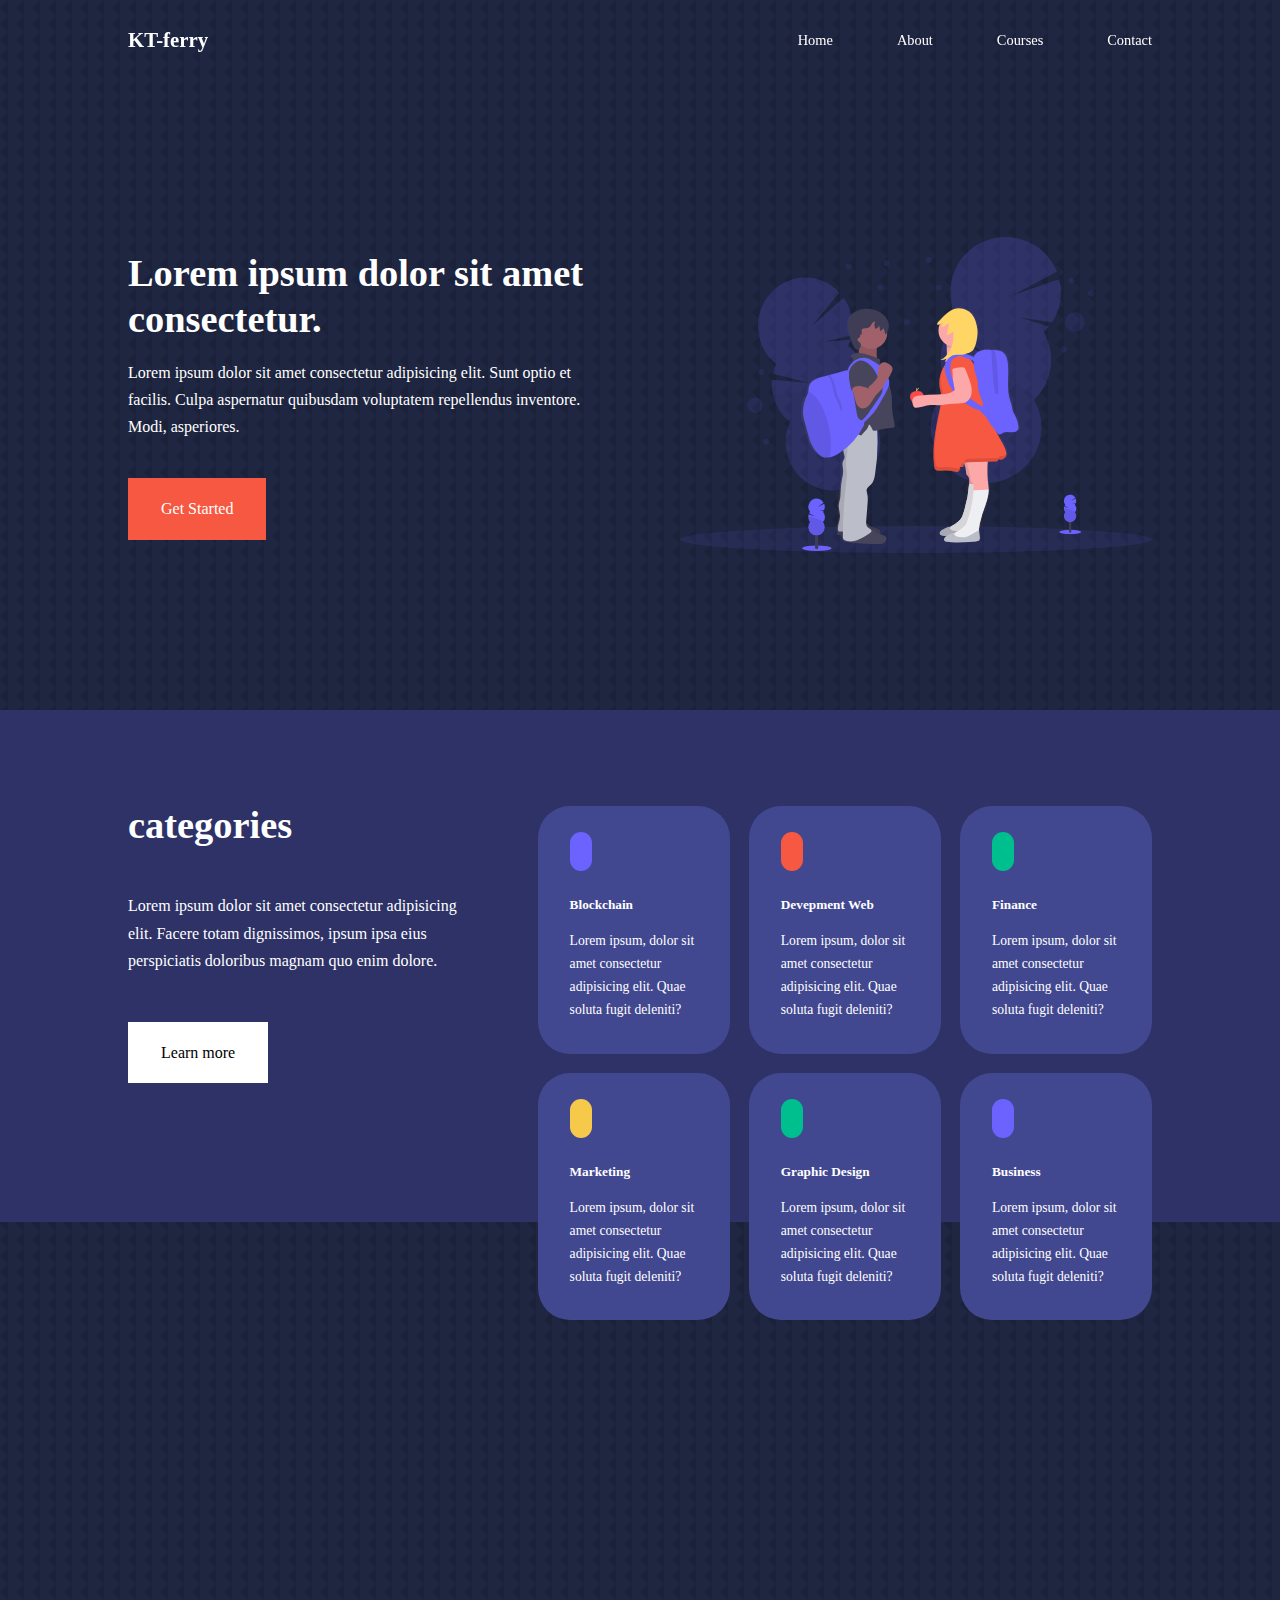
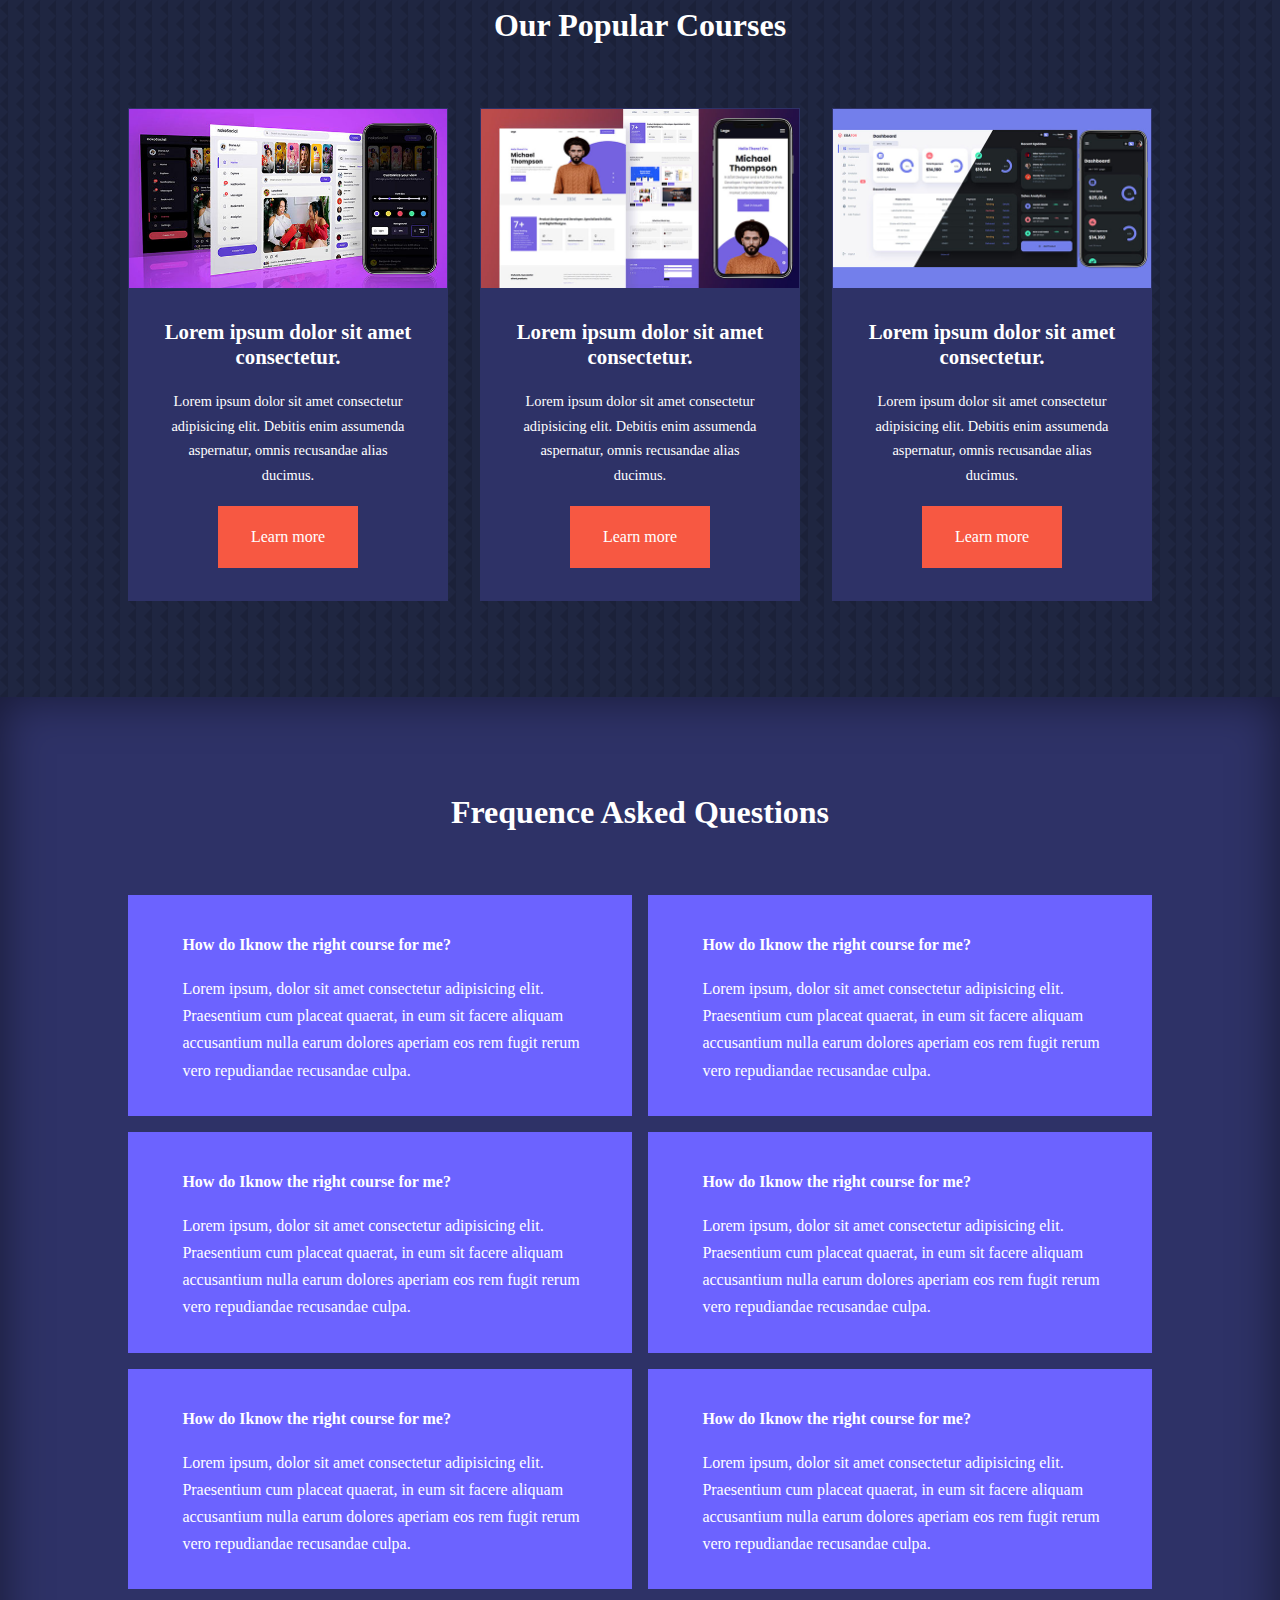
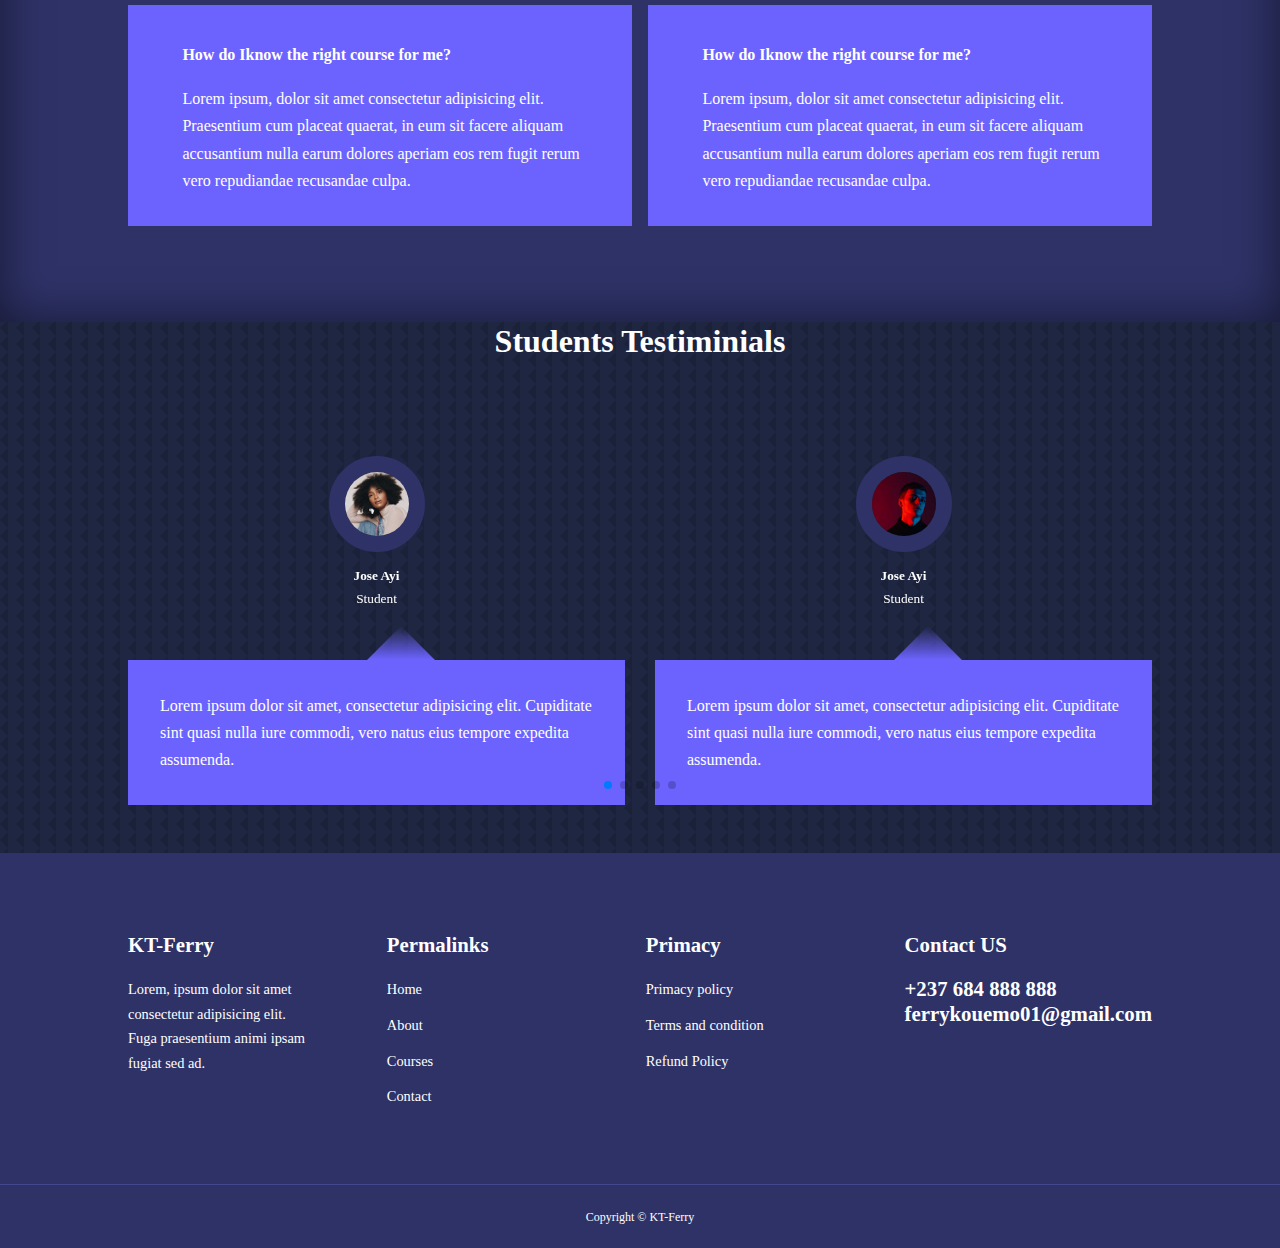
<file: index.html>
<!DOCTYPE html>
<html lang="en">
<head>
    <meta charset="UTF-8">
    <meta http-equiv="X-UA-Compatible" content="IE=edge">
    <meta name="viewport" content="width=device-width, initial-scale=1.0">
    <title>Education -  Home</title>
    <link
    rel="stylesheet"
    href="https://cdn.jsdelivr.net/npm/swiper/swiper-bundle.min.css"
  />
    <link rel="stylesheet" href="https://unicons.iconscout.com/release/v4.0.0/css/line.css">    <link rel="stylesheet" href="./css/style.css">
</head>
<style>
    body{
        background-image: url(./images/bg-texture.png);
    }
</style>
<body>
    <nav>
        <div class="container nav__container">
            <a href="index.html"><h4>KT-ferry</h4></a>
            <ul class="nav__menu">
                <li><a href="index.html">Home</a></li>
                <li><a href="about.html">About</a></li>
                <li><a href="courses.html">Courses</a></li>
                <li><a href="contact.html">Contact</a></li>
            </ul>
            <button id="open-menu-btn"><i class="uil uil-bars"></i></button>
            <button id="close-menu-btn"><i class="uil uil-multiply"></i></button>
         </div>
    </nav> 


    <header>
        <div class="container header__container">
            <div class="header__left">
                <h1>Lorem ipsum dolor sit amet consectetur.</h1>
                <p>
                    Lorem ipsum dolor sit amet consectetur adipisicing elit.
                     Sunt optio et facilis. Culpa aspernatur quibusdam voluptatem
                      repellendus inventore. Modi, asperiores.

                </p>
                <a href="#" class="btn btn-primary">Get Started</a>
            </div>

                <div class="header__right">
                    <div class="header__right-image">
                        <img src="./images/header.svg" alt="">
                    </div>
                </div>
        </div>
    </header>
    
    <section class="categories">
        <div class="container categories__container">
            <div class="categories__left">
                <h1>categories</h1>
                <p>
                    Lorem ipsum dolor sit amet consectetur adipisicing elit.
                     Facere totam dignissimos, ipsum ipsa eius perspiciatis doloribus
                      magnam quo enim dolore.
                </p>
                <a href="#" class="btn">Learn more</a>
            </div>
            <div class="categories__right">
                <article class="category">
                    <span class="category__icon"><i class="uil uil-bitcoin-circle"></i></span>
                    <h5>Blockchain</h5>
                    <p>Lorem ipsum, dolor sit amet consectetur adipisicing elit.
                         Quae soluta fugit deleniti?</p>
                </article>
                <article class="category">
                    <span class="category__icon"><i class="uil uil-megaphone"></i></span>
                    <h5>Devepment Web</h5>
                    <p>Lorem ipsum, dolor sit amet consectetur adipisicing elit.
                         Quae soluta fugit deleniti?</p>
                </article>
                <article class="category">
                    <span class="category__icon"><i class="uil uil-usd-circle"></i></span>
                    <h5>Finance</h5>
                    <p>Lorem ipsum, dolor sit amet consectetur adipisicing elit.
                         Quae soluta fugit deleniti?</p>
                </article>
                <article class="category">
                    <span class="category__icon"><i class="uil uil-palette"></i></span>
                    <h5>Marketing</h5>
                    <p>Lorem ipsum, dolor sit amet consectetur adipisicing elit.
                         Quae soluta fugit deleniti?</p>
                </article>
                <article class="category">
                    <span class="category__icon"><i class="uil uil-music"></i></span>
                    <h5>Graphic Design</h5>
                    <p>Lorem ipsum, dolor sit amet consectetur adipisicing elit.
                         Quae soluta fugit deleniti?</p>
                </article>
                <article class="category">
                    <span class="category__icon"><i class="uil uil-puzzle-piece"></i></span>
                    <h5>Business</h5>
                    <p>Lorem ipsum, dolor sit amet consectetur adipisicing elit.
                         Quae soluta fugit deleniti?</p>
                </article>
                
            </div>
        </div>
    </section>


    <section class="courses">
        <h2>Our Popular Courses</h2>
        <div class="container courses__container">
            <article class="course">
                <div class="course__image">
                    <img src="./images/course1.jpg" alt="">
                </div>
                <div class="course__info"> 
                    <h4>Lorem ipsum dolor sit amet consectetur.</h4>
                    <p>
                        Lorem ipsum dolor sit amet consectetur adipisicing elit. Debitis enim assumenda aspernatur, omnis recusandae alias ducimus.
    
                    </p>
                    <a href="#" class="btn btn-primary">Learn more</a>
                </div>
               
            </article>

            <article class="course">
                <div class="course__image">
                    <img src="./images/course2.jpg" alt="">
                </div>
                <div class="course__info"> 
                    <h4>Lorem ipsum dolor sit amet consectetur.</h4>
                    <p>
                        Lorem ipsum dolor sit amet consectetur adipisicing elit. Debitis enim assumenda aspernatur, omnis recusandae alias ducimus.
    
                    </p>
                    <a href="#" class="btn btn-primary">Learn more</a>
                </div>
               
            </article>

            <article class="course">
                <div class="course__image">
                    <img src="./images/course3.jpg" alt="">
                </div>
                <div class="course__info"> 
                    <h4>Lorem ipsum dolor sit amet consectetur.</h4>
                    <p>
                        Lorem ipsum dolor sit amet consectetur adipisicing elit. Debitis enim assumenda aspernatur, omnis recusandae alias ducimus.
    
                    </p>
                    <a href="#" class="btn btn-primary">Learn more</a>
                </div>
               
            </article>

        </div>
    </section>


    <section class="faqs">
        <h2>Frequence Asked Questions</h2>
        <div class="container faqs__container">
            <article class="faq open">
                <div class="faq__icon"><i class="uil uil-plus"></i></div>
                <div class="question__answer">
                    <h4>How do Iknow the right course for me?</h4>
                    <p>Lorem ipsum, dolor sit amet consectetur 
                        adipisicing elit. Praesentium cum placeat quaerat,
                         in eum sit facere aliquam accusantium nulla earum 
                         dolores aperiam eos rem fugit rerum vero repudiandae
                          recusandae culpa.</p>
                </div>
            </article>

            <article class="faq open">
                <div class="faq__icon"><i class="uil uil-plus"></i></div>
                <div class="question__answer">
                    <h4>How do Iknow the right course for me?</h4>
                    <p>Lorem ipsum, dolor sit amet consectetur 
                        adipisicing elit. Praesentium cum placeat quaerat,
                         in eum sit facere aliquam accusantium nulla earum 
                         dolores aperiam eos rem fugit rerum vero repudiandae
                          recusandae culpa.</p>
                </div>
            </article>

            <article class="faq open">
                <div class="faq__icon"><i class="uil uil-plus"></i></div>
                <div class="question__answer">
                    <h4>How do Iknow the right course for me?</h4>
                    <p>Lorem ipsum, dolor sit amet consectetur 
                        adipisicing elit. Praesentium cum placeat quaerat,
                         in eum sit facere aliquam accusantium nulla earum 
                         dolores aperiam eos rem fugit rerum vero repudiandae
                          recusandae culpa.</p>
                </div>
            </article>

            <article class="faq open">
                <div class="faq__icon"><i class="uil uil-plus"></i></div>
                <div class="question__answer">
                    <h4>How do Iknow the right course for me?</h4>
                    <p>Lorem ipsum, dolor sit amet consectetur 
                        adipisicing elit. Praesentium cum placeat quaerat,
                         in eum sit facere aliquam accusantium nulla earum 
                         dolores aperiam eos rem fugit rerum vero repudiandae
                          recusandae culpa.</p>
                </div>
            </article>


           <article class="faq open">
                <div class="faq__icon"><i class="uil uil-plus"></i></div>
                <div class="question__answer">
                    <h4>How do Iknow the right course for me?</h4>
                    <p>Lorem ipsum, dolor sit amet consectetur 
                        adipisicing elit. Praesentium cum placeat quaerat,
                         in eum sit facere aliquam accusantium nulla earum 
                         dolores aperiam eos rem fugit rerum vero repudiandae
                          recusandae culpa.</p>
                </div>
            </article>

            <article class="faq open">
                <div class="faq__icon"><i class="uil uil-plus"></i></div>
                <div class="question__answer">
                    <h4>How do Iknow the right course for me?</h4>
                    <p>Lorem ipsum, dolor sit amet consectetur 
                        adipisicing elit. Praesentium cum placeat quaerat,
                         in eum sit facere aliquam accusantium nulla earum 
                         dolores aperiam eos rem fugit rerum vero repudiandae
                          recusandae culpa.</p>
                </div>
            </article>

           <article class="faq open">
                <div class="faq__icon"><i class="uil uil-plus"></i></div>
                <div class="question__answer">
                    <h4>How do Iknow the right course for me?</h4>
                    <p>Lorem ipsum, dolor sit amet consectetur 
                        adipisicing elit. Praesentium cum placeat quaerat,
                         in eum sit facere aliquam accusantium nulla earum 
                         dolores aperiam eos rem fugit rerum vero repudiandae
                          recusandae culpa.</p>
                </div>
            </article>
            <article class="faq open">
                <div class="faq__icon"><i class="uil uil-plus"></i></div>
                <div class="question__answer">
                    <h4>How do Iknow the right course for me?</h4>
                    <p>Lorem ipsum, dolor sit amet consectetur 
                        adipisicing elit. Praesentium cum placeat quaerat,
                         in eum sit facere aliquam accusantium nulla earum 
                         dolores aperiam eos rem fugit rerum vero repudiandae
                          recusandae culpa.</p>
                </div>
            </article>
        </div>
    </section>


    <section class="container testimonials__container swiper mySwiper"
    style="margin-bottom: 3rem;">
        <h2>Students Testiminials</h2>
        <div class="swiper-wrapper">
            <article class="testimonial swiper-slide">
                <div class="avatar">
                    <img src="./images/avatar1.jpg" >
                </div>
                <div class="testimonial__info">
                    <h5>Jose Ayi</h5>
                    <small>Student</small>
                </div>
                <div class="testimonial__body">
                    <p>Lorem ipsum dolor sit amet, consectetur
                         adipisicing elit. Cupiditate sint quasi 
                         nulla iure commodi, vero natus eius tempore
                          expedita assumenda.</p>
                </div>   
            </article>

            <article class="testimonial swiper-slide">
                <div class="avatar">
                    <img src="./images/avatar2.jpg" >
                </div>
                <div class="testimonial__info">
                    <h5>Jose Ayi</h5>
                    <small>Student</small>
                </div>
                <div class="testimonial__body">
                    <p>Lorem ipsum dolor sit amet, consectetur
                         adipisicing elit. Cupiditate sint quasi 
                         nulla iure commodi, vero natus eius tempore
                          expedita assumenda.</p>
                </div>   
            </article>

            <article class="testimonial swiper-slide">
                <div class="avatar">
                    <img src="./images/avatar3.jpg" >
                </div>
                <div class="testimonial__info">
                    <h5>Jose Ayi</h5>
                    <small>Student</small>
                </div>
                <div class="testimonial__body">
                    <p>Lorem ipsum dolor sit amet, consectetur
                         adipisicing elit. Cupiditate sint quasi 
                         nulla iure commodi, vero natus eius tempore
                          expedita assumenda.</p>
                </div>   
            </article>

            <article class="testimonial swiper-slide">
                <div class="avatar">
                    <img src="./images/avatar4.jpg" >
                </div>
                <div class="testimonial__info">
                    <h5>Jose Ayi</h5>
                    <small>Student</small>
                </div>
                <div class="testimonial__body">
                    <p>Lorem ipsum dolor sit amet, consectetur
                         adipisicing elit. Cupiditate sint quasi 
                         nulla iure commodi, vero natus eius tempore
                          expedita assumenda.</p>
                </div>   
            </article>

            <article class="testimonial swiper-slide">
                <div class="avatar">
                    <img src="./images/avatar5.jpg" >
                </div>
                <div class="testimonial__info">
                    <h5>Jose Ayi</h5>
                    <small>Student</small>
                </div>
                <div class="testimonial__body">
                    <p>Lorem ipsum dolor sit amet, consectetur
                         adipisicing elit. Cupiditate sint quasi 
                         nulla iure commodi, vero natus eius tempore
                          expedita assumenda.</p>
                </div>   
            </article>

            <article class="testimonial swiper-slide">
                <div class="avatar">
                    <img src="./images/avatar6.jpg" >
                </div>
                <div class="testimonial__info">
                    <h5>Jose Ayi</h5>
                    <small>Student</small>
                </div>
                <div class="testimonial__body">
                    <p>Lorem ipsum dolor sit amet, consectetur
                         adipisicing elit. Cupiditate sint quasi 
                         nulla iure commodi, vero natus eius tempore
                          expedita assumenda.</p>
                </div>   
            </article> 
            <div class="swiper-pagination"></div>
        </div>
    </section>

    <footer class="footer">
        <div class="container footer__container">
           <div class="footer__1">
            <a href="index" class="footer_logo"><h4>KT-Ferry</h4></a>
            <p>
                Lorem, ipsum dolor sit amet consectetur adipisicing elit. Fuga praesentium animi ipsam fugiat sed ad.
            </p>
           </div>

           <div class="footer__2">
            <h4>Permalinks</h4>
            <ul class="permalinks">
                <li><a href="index.html">Home</a></li>
                <li><a href="about.html">About</a></li>
                <li><a href="courses.html">Courses</a></li>
                <li><a href="contact.html">Contact</a></li>
            </ul>
           </div>
           
           <div class="footer__3">
            <h4>Primacy</h4>
            <ul class="permalinks">
                <li><a href="#">Primacy policy</a></li>
                <li><a href="#">Terms and condition</a></li>
                <li><a href="#">Refund Policy</a></li>
                
            </ul>
           </div> 

           <div class="footer__4">
                <h4>Contact US<h4>
                <div>
                    <p>+237 684 888 888</p>
                    <p>ferrykouemo01@gmail.com</p>
                </div>

                    <ul class="footer__socials">
                        <li>
                            <a href="#"><i class="uil uil-facebook-f"></i></a>
                        </li>
                        <li>
                            <a href="#"><i class="uil uil-instagram-alt"></i></a>
                        </li>
                        <li>
                            <a href="#"><i class="uil uil-twitter"></i></a>
                        </li>
                        <li>
                            <a href="#"><i class="uil uil-linkedin-alt"></i></a>
                        </li>
                    </ul>
           </div> 
          
        </div>
        <div class="footer__copyright">
            <small> Copyright &copy; KT-Ferry </small>
           </div>
    </footer>
    <script src="https://cdn.jsdelivr.net/npm/swiper/swiper-bundle.min.js"></script>
   <script src="./main.js"></script>

   <script>
    var swiper = new Swiper(".mySwiper", {
      slidesPerView: 1,
      spaceBetween: 30,
      pagination: {
        el: ".swiper-pagination",
        clickable: true,
      },
      // when window wdth is>=600px
      breakpoints:{
        600:{
            slidesPerView:2
        }
      }
    });
  </script>

</body>
</html>
</file>
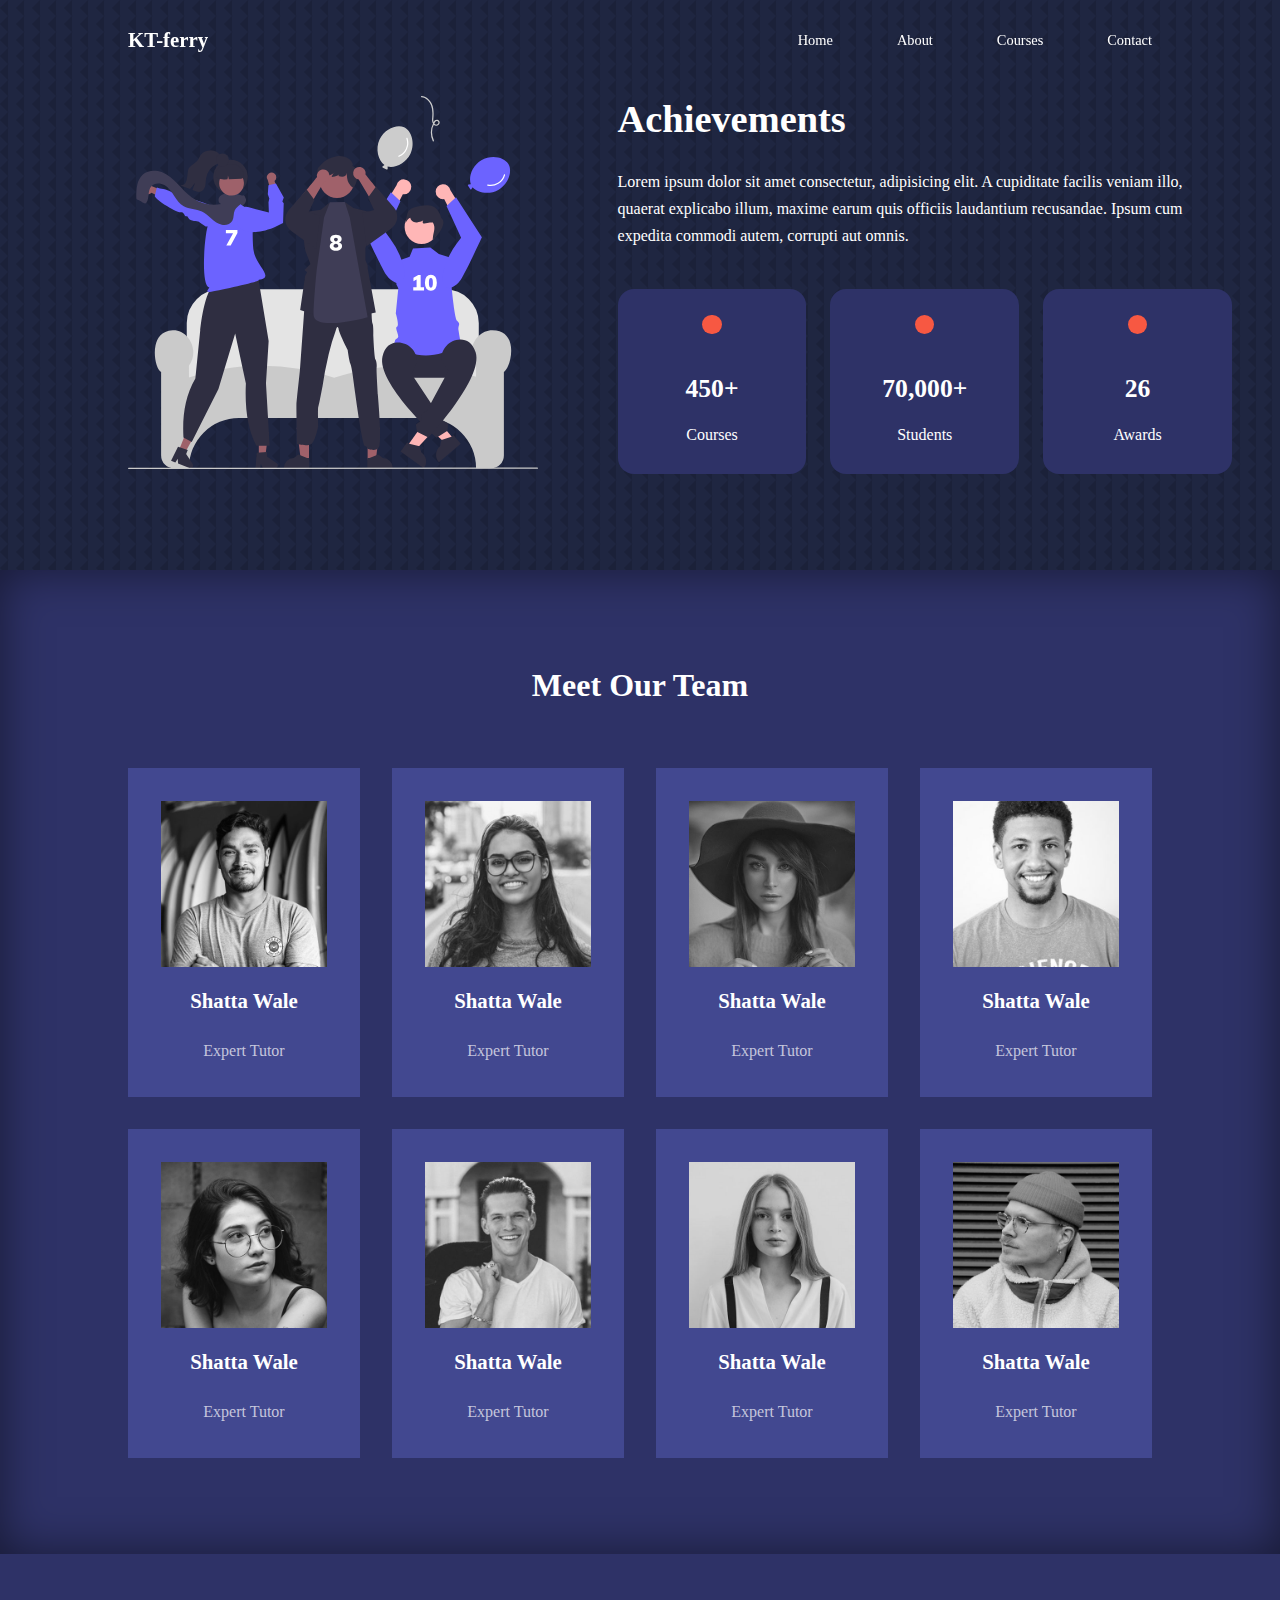
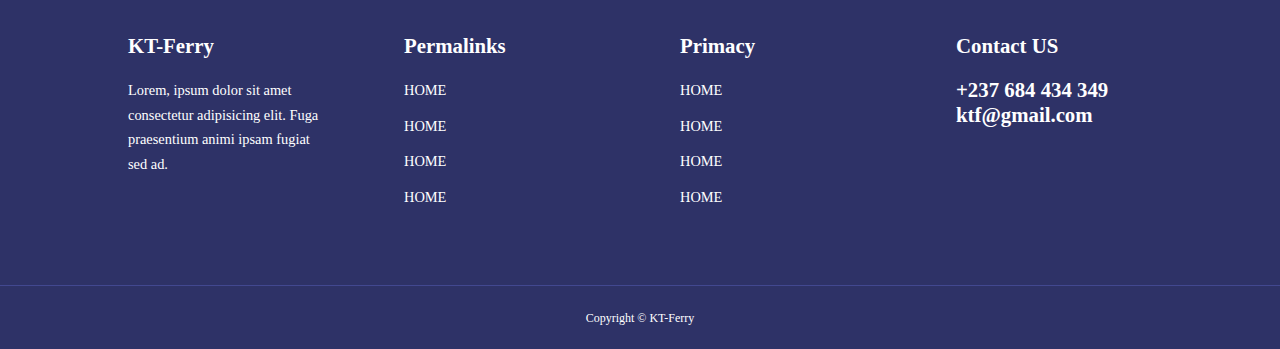
<file: about.html>
<!DOCTYPE html>
<html lang="en">
<head>
    <meta charset="UTF-8">
    <meta http-equiv="X-UA-Compatible" content="IE=edge">
    <meta name="viewport" content="width=device-width, initial-scale=1.0">
    <title>Document</title>
    <link rel="stylesheet" href="https://unicons.iconscout.com/release/v4.0.0/css/line.css">    <link rel="stylesheet" href="./css/style.css">
    <link rel="stylesheet" href="./css/style.css">
    <link rel="stylesheet" href="./css/about.css">
</head>
<style>
    body{
        background-image: url(./images/bg-texture.png);
    }
</style>
<body>
    <nav>
        <div class="container nav__container">
            <a href="index.html"><h4>KT-ferry</h4></a>
            <ul class="nav__menu">
                <li><a href="index.html">Home</a></li>
                <li><a href="about.html">About</a></li>
                <li><a href="courses.html">Courses</a></li>
                <li><a href="contact.html">Contact</a></li>
            </ul>
            <button id="open-menu-btn"><i class="uil uil-bars"></i></button>
            <button id="close-menu-btn"><i class="uil uil-multiply"></i></button>
         </div>
    </nav> 


    <section class="about__achievements">
        <div class="container about__achievements-container">
            <div class="about__achievements-left">
                <img src="./images/about achievements.svg" alt="">
            </div>
            <div class="about__achievements-right">
                <h1>Achievements</h1>
                <p>
                    Lorem ipsum dolor sit amet consectetur,
                     adipisicing elit. A cupiditate facilis 
                     veniam illo, quaerat explicabo illum, 
                     maxime earum quis officiis laudantium recusandae.
                      Ipsum cum expedita commodi autem, corrupti aut omnis.
                </p>
                <div class="achievements__cards">
                    <article class="achievements__card">
                        <span class="achievement__icon">
                            <i class="uil uil-video"></i>
                        </span>
                        <h3>450+</h3>
                        <p>Courses</p>
                    </article>

                    <article class="achievements__card">
                        <span class="achievement__icon">
                            <i class="uil uil-users-alt"></i>
                        </span>
                        <h3>70,000+</h3>
                        <p>Students</p>
                    </article>

                    <article class="achievements__card">
                        <span class="achievement__icon">
                            <i class="uil uil-trophy"></i>
                        </span>
                        <h3>26</h3>
                        <p>Awards</p>
                    </article>
                </div>
            </div>
        </div>
     </section>

     <section class="team">
        <h2>Meet Our Team</h2>
        <div class="container team__container">
            <article class="team__member">
                <div class="team__member-image">
                    <img src="./images/tm1.jpg" alt="">
                </div>
                <div class="team__member-info">
                    <h4>Shatta Wale</h4>
                    <p>Expert Tutor</p>
                </div>
                <div class="team__member-socials">
                    <a href="https://instagram.com" target="_blank"><i class="uil uil-instagram"></i></a>
                    <a href="https://twitter.com" target="_blank"><i class="uil uil-twitter"></i></a>
                    <a href="https://intagram.com" target="_blank"><i class="uil uil-instagram"></i></a>
                </div>
            </article>

            <article class="team__member">
                <div class="team__member-image">
                    <img src="./images/tm2.jpg" alt="">
                </div>
                <div class="team__member-info">
                    <h4>Shatta Wale</h4>
                    <p>Expert Tutor</p>
                </div>
                <div class="team__member-socials">
                    <a href="https://instagram.com" target="_blank"><i class="uil uil-instagram"></i></a>
                    <a href="https://twitter.com" target="_blank"><i class="uil uil-twitter"></i></a>
                    <a href="https://intagram.com" target="_blank"><i class="uil uil-instagram"></i></a>
                </div>
            </article>


            <article class="team__member">
                <div class="team__member-image">
                    <img src="./images/tm3.jpg" alt="">
                </div>
                <div class="team__member-info">
                    <h4>Shatta Wale</h4>
                    <p>Expert Tutor</p>
                </div>
                <div class="team__member-socials">
                    <a href="https://instagram.com" target="_blank"><i class="uil uil-instagram"></i></a>
                    <a href="https://twitter.com" target="_blank"><i class="uil uil-twitter"></i></a>
                    <a href="https://intagram.com" target="_blank"><i class="uil uil-instagram"></i></a>
                </div>
            </article>


            <article class="team__member">
                <div class="team__member-image">
                    <img src="./images/tm4.jpg" alt="">
                </div>
                <div class="team__member-info">
                    <h4>Shatta Wale</h4>
                    <p>Expert Tutor</p>
                </div>
                <div class="team__member-socials">
                    <a href="https://instagram.com" target="_blank"><i class="uil uil-instagram"></i></a>
                    <a href="https://twitter.com" target="_blank"><i class="uil uil-twitter"></i></a>
                    <a href="https://intagram.com" target="_blank"><i class="uil uil-instagram"></i></a>
                </div>
            </article>


            <article class="team__member">
                <div class="team__member-image">
                    <img src="./images/tm5.jpg" alt="">
                </div>
                <div class="team__member-info">
                    <h4>Shatta Wale</h4>
                    <p>Expert Tutor</p>
                </div>
                <div class="team__member-socials">
                    <a href="https://instagram.com" target="_blank"><i class="uil uil-instagram"></i></a>
                    <a href="https://twitter.com" target="_blank"><i class="uil uil-twitter"></i></a>
                    <a href="https://intagram.com" target="_blank"><i class="uil uil-instagram"></i></a>
                </div>
            </article>

            <article class="team__member">
                <div class="team__member-image">
                    <img src="./images/tm6.jpg" alt="">
                </div>
                <div class="team__member-info">
                    <h4>Shatta Wale</h4>
                    <p>Expert Tutor</p>
                </div>
                <div class="team__member-socials">
                    <a href="https://instagram.com" target="_blank"><i class="uil uil-instagram"></i></a>
                    <a href="https://twitter.com" target="_blank"><i class="uil uil-twitter"></i></a>
                    <a href="https://intagram.com" target="_blank"><i class="uil uil-instagram"></i></a>
                </div>
            </article>


            <article class="team__member">
                <div class="team__member-image">
                    <img src="./images/tm7.jpg" alt="">
                </div>
                <div class="team__member-info">
                    <h4>Shatta Wale</h4>
                    <p>Expert Tutor</p>
                </div>
                <div class="team__member-socials">
                    <a href="https://instagram.com" target="_blank"><i class="uil uil-instagram"></i></a>
                    <a href="https://twitter.com" target="_blank"><i class="uil uil-twitter"></i></a>
                    <a href="https://intagram.com" target="_blank"><i class="uil uil-instagram"></i></a>
                </div>
            </article>


            <article class="team__member">
                <div class="team__member-image">
                    <img src="./images/tm8.jpg" alt="">
                </div>
                <div class="team__member-info">
                    <h4>Shatta Wale</h4>
                    <p>Expert Tutor</p>
                </div>
                <div class="team__member-socials">
                    <a href="https://instagram.com" target="_blank"><i class="uil uil-instagram"></i></a>
                    <a href="https://twitter.com" target="_blank"><i class="uil uil-twitter"></i></a>
                    <a href="https://intagram.com" target="_blank"><i class="uil uil-instagram"></i></a>
                </div>
            </article>


           
        </div>
     </section>

    <footer class="footer">
        <div class="container footer__container">
           <div class="footer__1">
            <a href="index" class="footer_logo"><h4>KT-Ferry</h4></a>
            <p>
                Lorem, ipsum dolor sit amet consectetur adipisicing elit. Fuga praesentium animi ipsam fugiat sed ad.
            </p>
           </div>

           <div class="footer__2">
            <h4>Permalinks</h4>
            <ul class="permalinks">
                <li><a href="#">HOME</a></li>
                <li><a href="#">HOME</a></li>
                <li><a href="#">HOME</a></li>
                <li><a href="#">HOME</a></li>
            </ul>
           </div>
           
           <div class="footer__3">
            <h4>Primacy</h4>
            <ul class="permalinks">
                <li><a href="#">HOME</a></li>
                <li><a href="#">HOME</a></li>
                <li><a href="#">HOME</a></li>
                <li><a href="#">HOME</a></li>
            </ul>
           </div> 

           <div class="footer__4">
                <h4>Contact US<h4>
                <div>
                    <p>+237 684 434 349</p>
                    <p>ktf@gmail.com</p>
                </div>

                    <ul class="footer__socials">
                        <li>
                            <a href="#"><i class="uil uil-facebook-f"></i></a>
                        </li>
                        <li>
                            <a href="#"><i class="uil uil-instagram-alt"></i></a>
                        </li>
                        <li>
                            <a href="#"><i class="uil uil-twitter"></i></a>
                        </li>
                        <li>
                            <a href="#"><i class="uil uil-linkedin-alt"></i></a>
                        </li>
                    </ul>
           </div> 
          
        </div>
        <div class="footer__copyright">
            <small> Copyright &copy; KT-Ferry </small>
           </div>
    </footer>
    <script src="./main.js"></script>

</body>
</html>
</file>
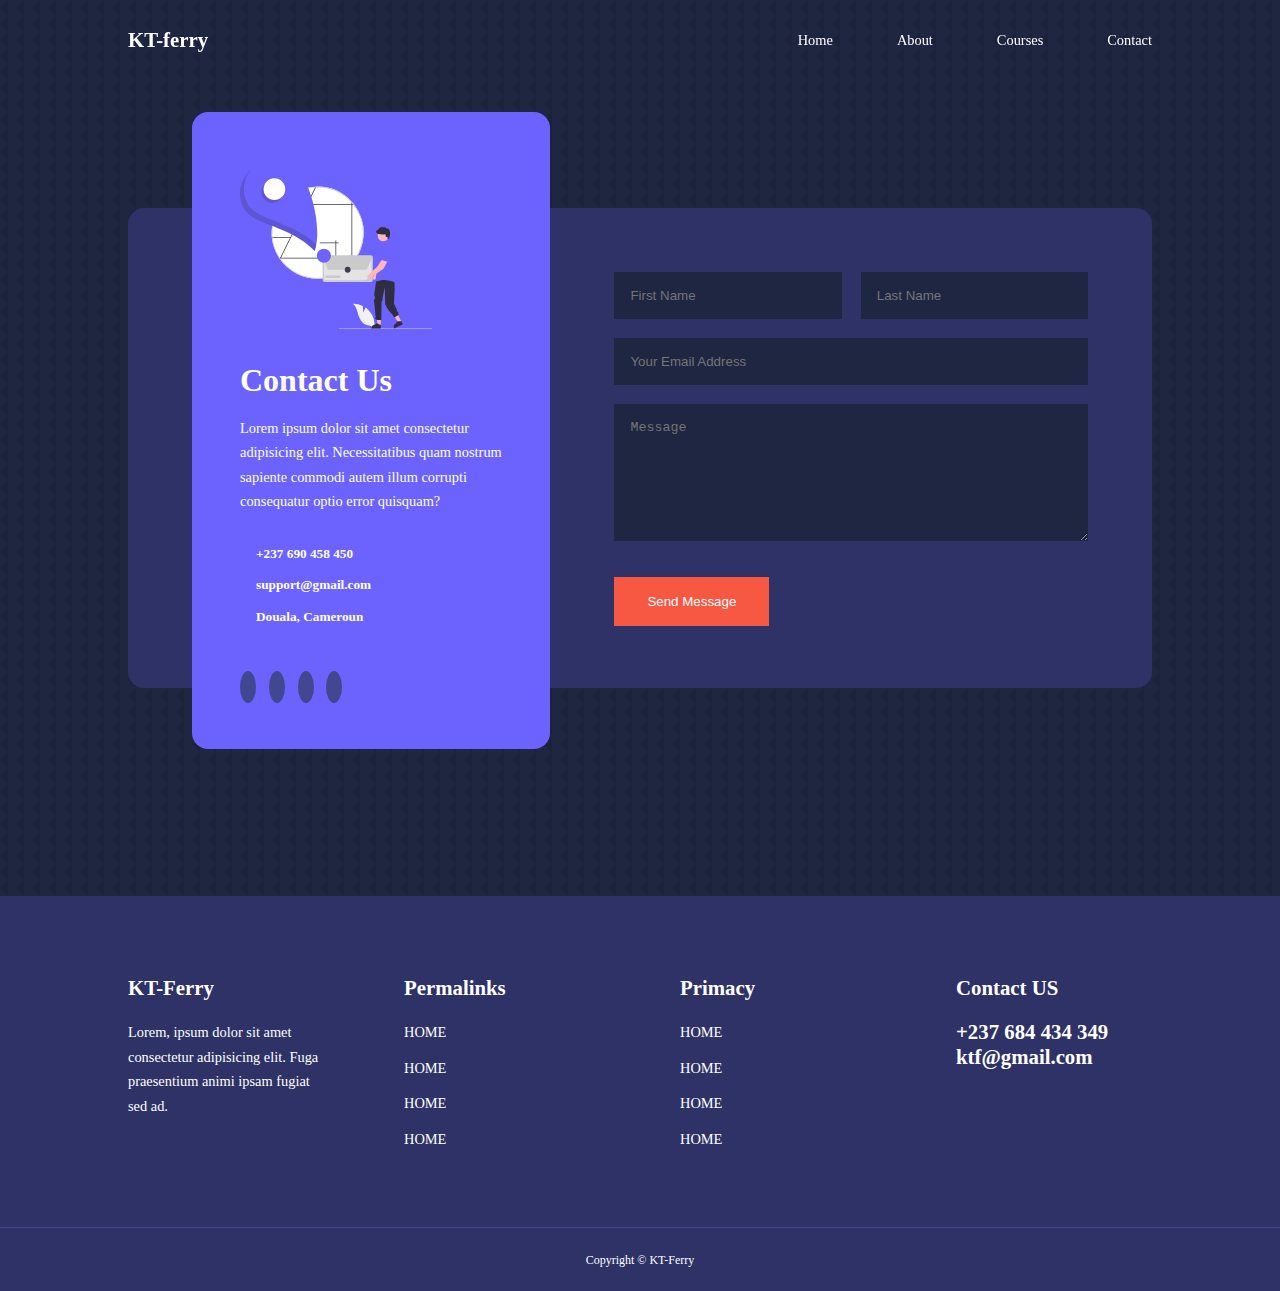
<file: contact.html>
<!DOCTYPE html>
<html lang="en">
<head>
    <meta charset="UTF-8">
    <meta http-equiv="X-UA-Compatible" content="IE=edge">
    <meta name="viewport" content="width=device-width, initial-scale=1.0">
    <title>Document</title>
    <link rel="stylesheet" href="https://unicons.iconscout.com/release/v4.0.0/css/line.css">    <link rel="stylesheet" href="./css/style.css">

    <link rel="stylesheet" href="./css/style.css">
    <link rel="stylesheet" href="./css/contact.css">
</head>
<style>
    body{
        background-image: url(./images/bg-texture.png);
    }
</style>
<body>
    <nav>
        <div class="container nav__container">
            <a href="index.html"><h4>KT-ferry</h4></a>
            <ul class="nav__menu">
                <li><a href="index.html">Home</a></li>
                <li><a href="about.html">About</a></li>
                <li><a href="courses.html">Courses</a></li>
                <li><a href="index.html">Contact</a></li>
            </ul>
            <button id="open-menu-btn"><i class="uil uil-bars"></i></button>
            <button id="close-menu-btn"><i class="uil uil-multiply"></i></button>
         </div>
    </nav>
    
    
    <section class="contact">
        <div class="container contact__container">
            <aside class="contact__aside">
                <div class="aside__image">
                    <img src="./images/contact.svg" alt="">
                </div>
                <h2>Contact Us</h2>
                <p>
                    Lorem ipsum dolor sit amet consectetur adipisicing elit.
                     Necessitatibus quam nostrum sapiente commodi autem illum
                      corrupti consequatur optio error quisquam?
                </p>

                <ul class="contact__details">
                    <li>
                        <i class="uil uil-phone-times">
                        </i>
                        <h5>+237 690 458 450</h5>
                    </li>
                    <li>
                        <i class="uil uil-envelope"></i> 
                        <h5>support@gmail.com</h5>
                    </li>
                    <li>
                        <i class="uil uil-location-point"></i> 
                        <h5>Douala, Cameroun</h5>
                    </li>
                </ul>

                <ul class="contact__socials">
                    <li><a href="https://facebook.com"><i class="uil uil-facebook-f"></i></a></li>
                    <li><a href="https://instagram.com"><i class="uil uil-instagram"></i></a></li>
                    <li><a href="https://twitter.com"><i class="uil uil-twitter"></i></a></li>
                    <li><a href="https://linkedin.com"><i class="uil uil-linkedin-alt"></i></a></li>
                </ul>
                
            </aside>


            <form action="https://formspree.io/f/xoqbawva" method="POST" class="contact__form">
                <div class="form__name">
                    <input type="text" name="First Name" placeholder="First Name" required>
                    <input type="text" name="Last Name" placeholder="Last Name" required>
                </div>

                <input type="email" name="Email Address" placeholder="Your Email Address" required>
                <textarea name="Message" rows="7" placeholder="Message" required></textarea>

                <button type="submit" class="btn btn-primary">Send Message</button>
            </form>
        </div>
    </section>
    
    <footer class="footer">
        <div class="container footer__container">
           <div class="footer__1">
            <a href="index" class="footer_logo"><h4>KT-Ferry</h4></a>
            <p>
                Lorem, ipsum dolor sit amet consectetur adipisicing elit. Fuga praesentium animi ipsam fugiat sed ad.
            </p>
           </div>

           <div class="footer__2">
            <h4>Permalinks</h4>
            <ul class="permalinks">
                <li><a href="#">HOME</a></li>
                <li><a href="#">HOME</a></li>
                <li><a href="#">HOME</a></li>
                <li><a href="#">HOME</a></li>
            </ul>
           </div>
           
           <div class="footer__3">
            <h4>Primacy</h4>
            <ul class="permalinks">
                <li><a href="#">HOME</a></li>
                <li><a href="#">HOME</a></li>
                <li><a href="#">HOME</a></li>
                <li><a href="#">HOME</a></li>
            </ul>
           </div> 

           <div class="footer__4">
                <h4>Contact US<h4>
                <div>
                    <p>+237 684 434 349</p>
                    <p>ktf@gmail.com</p>
                </div>

                    <ul class="footer__socials">
                        <li>
                            <a href="#"><i class="uil uil-facebook-f"></i></a>
                        </li>
                        <li>
                            <a href="#"><i class="uil uil-instagram-alt"></i></a>
                        </li>
                        <li>
                            <a href="#"><i class="uil uil-twitter"></i></a>
                        </li>
                        <li>
                            <a href="#"><i class="uil uil-linkedin-alt"></i></a>
                        </li>
                    </ul>
           </div> 
          
        </div>
        <div class="footer__copyright">
            <small> Copyright &copy; KT-Ferry </small>
           </div>
    </footer>
    <script src="./main.js"></script>
</body>
</html>
</file>
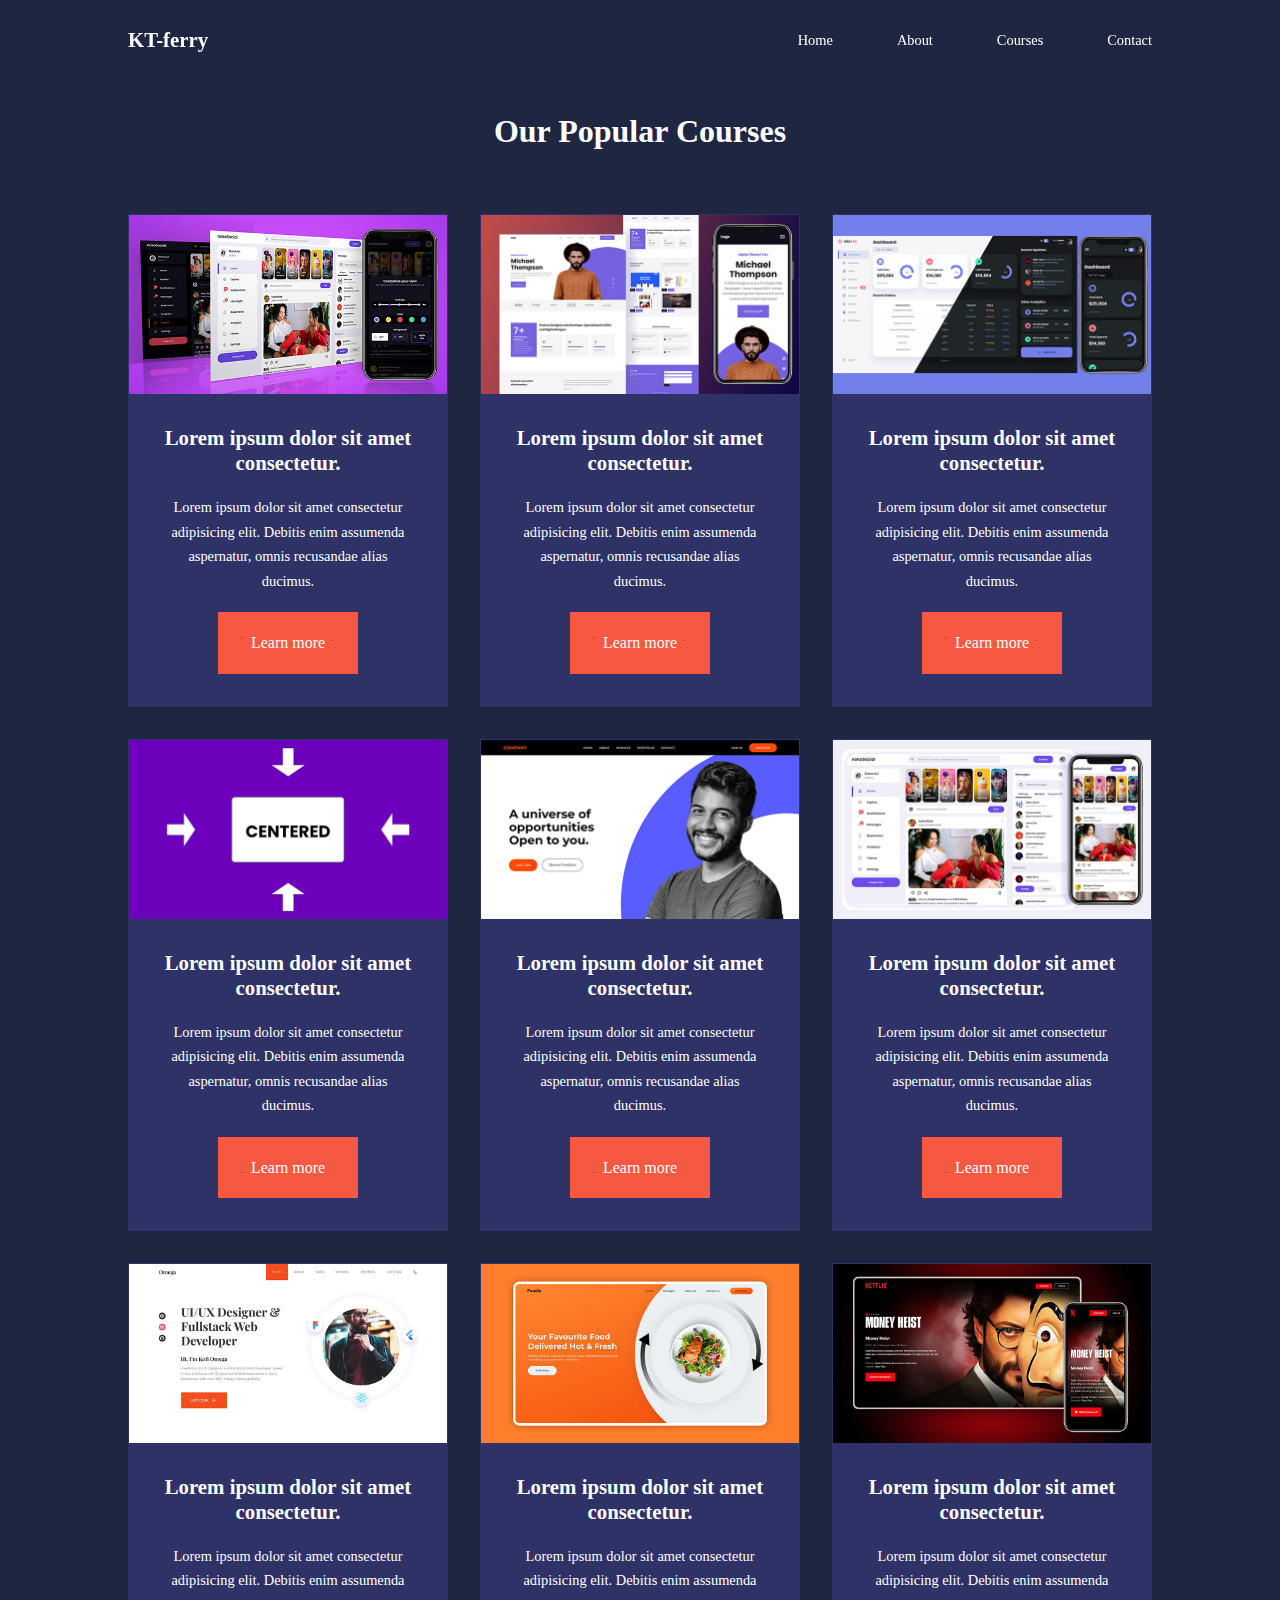
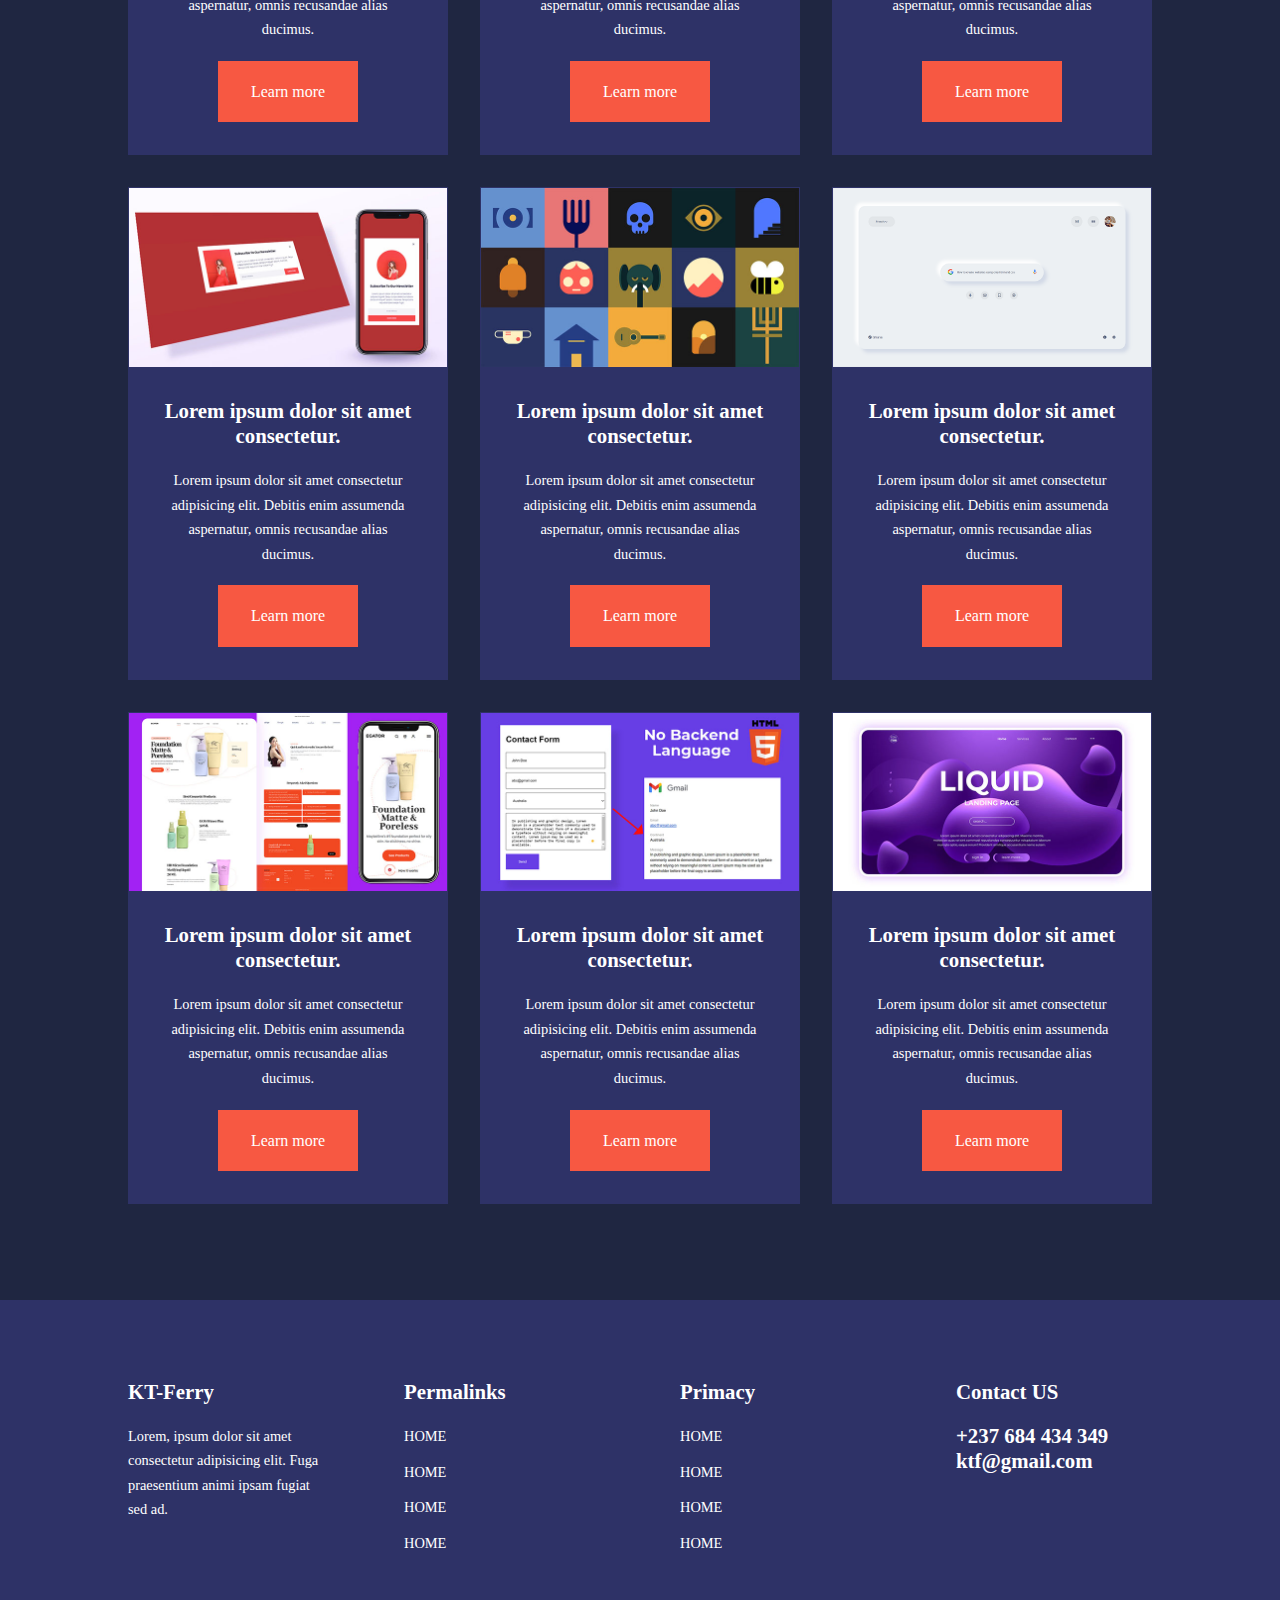
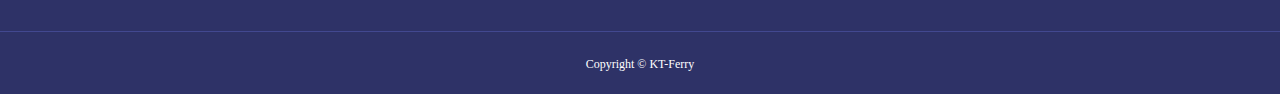
<file: courses.html>
<!DOCTYPE html>
<html lang="en">
<head>
    <meta charset="UTF-8">
    <meta http-equiv="X-UA-Compatible" content="IE=edge">
    <meta name="viewport" content="width=device-width, initial-scale=1.0">
    <title>Document</title>
    <link rel="stylesheet" href="https://unicons.iconscout.com/release/v4.0.0/css/line.css">    <link rel="stylesheet" href="./css/style.css">

    <link rel="stylesheet" href="./css/style.css">
    <link rel="stylesheet" href="./css/about.css">
    <style>
        .courses{
            margin-top: 1rem;
        }
    </style>
</head>
<body>
    
    <nav>
        <div class="container nav__container">
            <a href="index.html"><h4>KT-ferry</h4></a>
            <ul class="nav__menu">
                <li><a href="index.html">Home</a></li>
                <li><a href="about.html">About</a></li>
                <li><a href="courses.html">Courses</a></li>
                <li><a href="contact.html">Contact</a></li>
            </ul>
            <button id="open-menu-btn"><i class="uil uil-bars"></i></button>
            <button id="close-menu-btn"><i class="uil uil-multiply"></i></button>
         </div>
    </nav> 



    <section class="courses">
        <h2>Our Popular Courses</h2>
        <div class="container courses__container">
            <article class="course">
                <div class="course__image">
                    <img src="./images/course1.jpg" alt="">
                </div>
                <div class="course__info"> 
                    <h4>Lorem ipsum dolor sit amet consectetur.</h4>
                    <p>
                        Lorem ipsum dolor sit amet consectetur adipisicing elit. Debitis enim assumenda aspernatur, omnis recusandae alias ducimus.
    
                    </p>
                    <a href="#" class="btn btn-primary">Learn more</a>
                </div>
               
            </article>

            <article class="course">
                <div class="course__image">
                    <img src="./images/course2.jpg" alt="">
                </div>
                <div class="course__info"> 
                    <h4>Lorem ipsum dolor sit amet consectetur.</h4>
                    <p>
                        Lorem ipsum dolor sit amet consectetur adipisicing elit. Debitis enim assumenda aspernatur, omnis recusandae alias ducimus.
    
                    </p>
                    <a href="#" class="btn btn-primary">Learn more</a>
                </div>
               
            </article>

            <article class="course">
                <div class="course__image">
                    <img src="./images/course3.jpg" alt="">
                </div>
                <div class="course__info"> 
                    <h4>Lorem ipsum dolor sit amet consectetur.</h4>
                    <p>
                        Lorem ipsum dolor sit amet consectetur adipisicing elit. Debitis enim assumenda aspernatur, omnis recusandae alias ducimus.
    
                    </p>
                    <a href="#" class="btn btn-primary">Learn more</a>
                </div>
               
            </article>

            <article class="course">
                <div class="course__image">
                    <img src="./images/course4.jpg" alt="">
                </div>
                <div class="course__info"> 
                    <h4>Lorem ipsum dolor sit amet consectetur.</h4>
                    <p>
                        Lorem ipsum dolor sit amet consectetur adipisicing elit. Debitis enim assumenda aspernatur, omnis recusandae alias ducimus.
    
                    </p>
                    <a href="#" class="btn btn-primary">Learn more</a>
                </div>
               
            </article>

            <article class="course">
                <div class="course__image">
                    <img src="./images/course5.jpg" alt="">
                </div>
                <div class="course__info"> 
                    <h4>Lorem ipsum dolor sit amet consectetur.</h4>
                    <p>
                        Lorem ipsum dolor sit amet consectetur adipisicing elit. Debitis enim assumenda aspernatur, omnis recusandae alias ducimus.
    
                    </p>
                    <a href="#" class="btn btn-primary">Learn more</a>
                </div>
               
            </article>

            <article class="course">
                <div class="course__image">
                    <img src="./images/course6.jpg" alt="">
                </div>
                <div class="course__info"> 
                    <h4>Lorem ipsum dolor sit amet consectetur.</h4>
                    <p>
                        Lorem ipsum dolor sit amet consectetur adipisicing elit. Debitis enim assumenda aspernatur, omnis recusandae alias ducimus.
    
                    </p>
                    <a href="#" class="btn btn-primary">Learn more</a>
                </div>
               
            </article>


            <article class="course">
                <div class="course__image">
                    <img src="./images/course7.jpg" alt="">
                </div>
                <div class="course__info"> 
                    <h4>Lorem ipsum dolor sit amet consectetur.</h4>
                    <p>
                        Lorem ipsum dolor sit amet consectetur adipisicing elit. Debitis enim assumenda aspernatur, omnis recusandae alias ducimus.
    
                    </p>
                    <a href="#" class="btn btn-primary">Learn more</a>
                </div>
               
            </article>

            <article class="course">
                <div class="course__image">
                    <img src="./images/course8.jpg" alt="">
                </div>
                <div class="course__info"> 
                    <h4>Lorem ipsum dolor sit amet consectetur.</h4>
                    <p>
                        Lorem ipsum dolor sit amet consectetur adipisicing elit. Debitis enim assumenda aspernatur, omnis recusandae alias ducimus.
    
                    </p>
                    <a href="#" class="btn btn-primary">Learn more</a>
                </div>
               
            </article>

            <article class="course">
                <div class="course__image">
                    <img src="./images/course9.jpg" alt="">
                </div>
                <div class="course__info"> 
                    <h4>Lorem ipsum dolor sit amet consectetur.</h4>
                    <p>
                        Lorem ipsum dolor sit amet consectetur adipisicing elit. Debitis enim assumenda aspernatur, omnis recusandae alias ducimus.
    
                    </p>
                    <a href="#" class="btn btn-primary">Learn more</a>
                </div>
               
            </article>

            <article class="course">
                <div class="course__image">
                    <img src="./images/course10.jpg" alt="">
                </div>
                <div class="course__info"> 
                    <h4>Lorem ipsum dolor sit amet consectetur.</h4>
                    <p>
                        Lorem ipsum dolor sit amet consectetur adipisicing elit. Debitis enim assumenda aspernatur, omnis recusandae alias ducimus.
    
                    </p>
                    <a href="#" class="btn btn-primary">Learn more</a>
                </div>
               
            </article>

            <article class="course">
                <div class="course__image">
                    <img src="./images/course11.jpg" alt="">
                </div>
                <div class="course__info"> 
                    <h4>Lorem ipsum dolor sit amet consectetur.</h4>
                    <p>
                        Lorem ipsum dolor sit amet consectetur adipisicing elit. Debitis enim assumenda aspernatur, omnis recusandae alias ducimus.
    
                    </p>
                    <a href="#" class="btn btn-primary">Learn more</a>
                </div>
               
            </article>


            <article class="course">
                <div class="course__image">
                    <img src="./images/course12.jpg" alt="">
                </div>
                <div class="course__info"> 
                    <h4>Lorem ipsum dolor sit amet consectetur.</h4>
                    <p>
                        Lorem ipsum dolor sit amet consectetur adipisicing elit. Debitis enim assumenda aspernatur, omnis recusandae alias ducimus.
    
                    </p>
                    <a href="#" class="btn btn-primary">Learn more</a>
                </div>
               
            </article>

            <article class="course">
                <div class="course__image">
                    <img src="./images/course13.jpg" alt="">
                </div>
                <div class="course__info"> 
                    <h4>Lorem ipsum dolor sit amet consectetur.</h4>
                    <p>
                        Lorem ipsum dolor sit amet consectetur adipisicing elit. Debitis enim assumenda aspernatur, omnis recusandae alias ducimus.
    
                    </p>
                    <a href="#" class="btn btn-primary">Learn more</a>
                </div>
               
            </article>

            <article class="course">
                <div class="course__image">
                    <img src="./images/course14.jpg" alt="">
                </div>
                <div class="course__info"> 
                    <h4>Lorem ipsum dolor sit amet consectetur.</h4>
                    <p>
                        Lorem ipsum dolor sit amet consectetur adipisicing elit. Debitis enim assumenda aspernatur, omnis recusandae alias ducimus.
    
                    </p>
                    <a href="#" class="btn btn-primary">Learn more</a>
                </div>
               
            </article>

            <article class="course">
                <div class="course__image">
                    <img src="./images/course15.jpg" alt="">
                </div>
                <div class="course__info"> 
                    <h4>Lorem ipsum dolor sit amet consectetur.</h4>
                    <p>
                        Lorem ipsum dolor sit amet consectetur adipisicing elit. Debitis enim assumenda aspernatur, omnis recusandae alias ducimus.
    
                    </p>
                    <a href="#" class="btn btn-primary">Learn more</a>
                </div>
               
            </article>

        </div>
    </section>












    <footer class="footer">
        <div class="container footer__container">
           <div class="footer__1">
            <a href="index" class="footer_logo"><h4>KT-Ferry</h4></a>
            <p>
                Lorem, ipsum dolor sit amet consectetur adipisicing elit. Fuga praesentium animi ipsam fugiat sed ad.
            </p>
           </div>

           <div class="footer__2">
            <h4>Permalinks</h4>
            <ul class="permalinks">
                <li><a href="#">HOME</a></li>
                <li><a href="#">HOME</a></li>
                <li><a href="#">HOME</a></li>
                <li><a href="#">HOME</a></li>
            </ul>
           </div>
           
           <div class="footer__3">
            <h4>Primacy</h4>
            <ul class="permalinks">
                <li><a href="#">HOME</a></li>
                <li><a href="#">HOME</a></li>
                <li><a href="#">HOME</a></li>
                <li><a href="#">HOME</a></li>
            </ul>
           </div> 

           <div class="footer__4">
                <h4>Contact US<h4>
                <div>
                    <p>+237 684 434 349</p>
                    <p>ktf@gmail.com</p>
                </div>

                    <ul class="footer__socials">
                        <li>
                            <a href="#"><i class="uil uil-facebook-f"></i></a>
                        </li>
                        <li>
                            <a href="#"><i class="uil uil-instagram-alt"></i></a>
                        </li>
                        <li>
                            <a href="#"><i class="uil uil-twitter"></i></a>
                        </li>
                        <li>
                            <a href="#"><i class="uil uil-linkedin-alt"></i></a>
                        </li>
                    </ul>
           </div> 
          
        </div>
        <div class="footer__copyright">
            <small> Copyright &copy; KT-Ferry </small>
           </div>
    </footer>
    <script src="./main.js"></script>

</body>
</html>
</file>
<file: css/style.css>
*{
    margin: 0;
    padding: 0;
    border: 0;
    list-style: none;
    text-decoration: none;
    box-sizing: border-box;

}

:root{
    --color-primary:#6c63ff;
    --color-success:#00bf8e;
    --color-warning:#f7c94b;
    --color-danger:#f75842;
    --color-danger-variant:rgba(247,88,66,0.4);
    --color-white:#fff;
    --color-light:rgba(255,255,255,0.7);
    --color-black:#000;
    --color-bg:#1f2641;
    --color-bg1:#2e3267;
    --color-bg2:#424890;

    --container-width-lg:80%;
    --container-width-md:90%;
    --container-width-sm:94%;

    --transition:all 480ms ease; 
}

body{
  line-height: 1.7; 
  color: var(--color-white); 
  background: var(--color-bg);
}

.container{
     width: var(--container-width-lg);
     margin: 0 auto;
}

section{
    padding: 6rem 0;
}

section h2{
    text-align: center;
    margin-bottom: 4rem;
}
h1,h2,h3,h4,h5{
    line-height: 1.2;
}
h1{
    font-size: 2.4rem;
}

h2{
    font-size: 2rem;
}

h3{
    font-size: 1.6rem;
}

h4{
    font-size: 1.3rem;
}

a{
    color: var(--color-white);
}

img{
    width: 100%;
    display: block;
    object-fit: cover;
}

.btn{
    display: inline-block;
    background: var(--color-white);
    color: var(--color-black);
    padding: 1rem 2rem;
    border: 1px solid transparent;
    font-weight: 500;
    transition: var(--transition);
}

.btn:hover{
    background: transparent;
    color: var(--color-white);
    border-color: var(--color-white);
}

.btn-primary{
    background: var(--color-danger);
    color: var(--color-white);
}

/*  Navbar*/
nav{
    position: fixed;
    background: transparent;
    width: 100vw;
    height: 5rem;
    top: 0;
    z-index: 11;
}

.nav__container{
    height: 100%;
    display: flex;
    justify-content: space-between;
    align-items: center;
}

.nav__menu{
    display: flex;
    align-items: center;
    gap: 4rem;
}

.nav__menu a{
    font-size: 0.9rem;
    transition: var(--transition)
}

.nav__menu a:hover{
    color: var(--color-bg2);
}

nav button{
    display: none;
}

/*======change navbar color on  scroll*/
.window-scroll{
    background: var(--color-primary);
    box-shadow: 0 1rem 2rem rgba(0, 0, 0, 0.2);
}

/*===========header===========*/

header{
    position: relative;
    top: 5rem;
    overflow: hidden;
    height: 70vh;
    margin-bottom: 5rem;
}

.header__container{
    display: grid;
    grid-template-columns: 1fr 1fr;
    align-items: center;
    gap: 5rem;
    height: 100%;
}

.header__left p{
    margin: 1rem 0 2.4rem;
}

/*==========Categories=========*/

.categories{
    background: var(--color-bg1);
     height:32rem ;
}

.categories h1{
    line-height: 1;
    margin-bottom: 3rem;

}

.categories__container{
    display: grid;
    grid-template-columns: 40% 60%;
   
}

.categories__left{
    margin-right: 4rem;
}

.categories__left p{
    margin: 1rem 0 3rem;
}

.categories__right{
    display: grid;
    grid-template-columns: repeat(3,1fr);
    gap:1.2rem;
}

.category{
    background: var(--color-bg2);
    padding: 2rem;
    border-radius: 2rem;
    transition: var(--transition);
}

.category:nth-child(2) .category__icon {
    background: var(--color-danger);
}

.category:nth-child(3) .category__icon {
    background: var(--color-success);
}

.category:nth-child(4) .category__icon {
    background: var(--color-warning);
}

.category:nth-child(5) .category__icon {
    background: var(--color-success);
}

.category:hover
{
    box-shadow: 0 3rem 3rem rgba(0, 0, 0, 0.3);
    z-index: 1;
}

.category__icon{
    background: var(--color-primary);
    padding: 0.7rem;
    border-radius: 0.9rem;
}

.category h5{
    margin: 2rem 0 1rem;
}

.category p{
    font-size: 0.85rem;
}


 /*===========Popular courses====*/
.courses{
    margin-top: 18rem;
}

.courses__container{
    display: grid;
    grid-template-columns: repeat(3,1fr);
    gap: 2rem ;
}

.course{
    background: var(--color-bg1);
    text-align: center;
    border: 1px solid transparent;
    transition: var(--transition);
}

.course:hover{
    background: transparent;
   border-color: var(--color-primary);
}

.course__image{
    width: 100%;
    height: 50;
}
.course__info{
 padding: 2rem;
}

.course__info p{
    margin: 1.2rem 0.2rem;
    font-size: 0.9rem;
}

/*faqs*/
.faqs{
    background: var(--color-bg1);
    box-shadow:inset 0 0 3rem rgba(0, 0, 0, 0.5);
}
.faqs__container{
    display: grid;
    grid-template-columns: 1fr 1fr;
    gap:1rem;
}
.faq{
    padding: 2rem;
    display: flex;
    align-items: center;
    gap: 1.4rem;
    height: fit-content;
    background: var(--color-primary);
    cursor: pointer;
}


.faq h4{
    font-size: 1rem;
    line-height: 2.2;

}

.faq__icon{
  align-self: flex-start;
    font-size: 1.2rem;
}

.faq p{
    margin-top: 0.8rem;
    display: none;
}

.faq.open p{
   display: block; 
}



/*=========tetimonials========*/

.testimonial__container{
    overflow-x: hidden;
    position: relative;
    margin-bottom: 5rem;
}

.testimonial{
    padding-top: 2rem;
}
.avatar{
    width: 6rem;
    border: 6rem;
    border-radius: 50%;
    overflow: hidden;
    margin: 0 auto 1rem;
    border: 1rem solid var(--color-bg1);
}

.testimonial__info{
    text-align: center;   
}

.testimonial__body{
    background: var(--color-primary);
    padding: 2rem;
    margin-top: 3rem;
    position: relative;
}

.testimonial__body::before{
    content: "";
    display: block;
    background: linear-gradient(135deg,transparent,var(--color-primary),
                var(--color-primary)
    );
    width: 3rem;
    height: 3rem;
    position: absolute;
    left: 50%;
    top:-1.5rem;
    transform: rotate(45deg);
}



/*==============footer===================*/
footer{
    background:var(--color-bg1) ;
    padding-top: 5rem;
    font-size: 0.9rem;
}

.footer__container{
    display: grid;
    grid-template-columns: repeat(4,1fr); 
    gap:5rem;
}

.footer__container>div h4{
    margin-bottom: 1.2rem;
}

.footer__1 p{
    margin: 0 0 2rem;
}

footer ul li{
    margin-bottom: 0.7rem;
}

footer ul li a:hover{

    text-decoration: underline;
}

.footer__socials{
    display: flex;
    gap: 1rem;
    font-size: 1.2rem;
    margin-top: 2rem;
}

.footer__copyright{
    text-align: center;
    margin-top: 4rem;
    padding: 1.2rem 0;
    border-top: 1px solid var(--color-bg2);
}

/*=================Media Queries Tablet ========*/

@media screen and (max-width:1024px) {
    .container{
        width: var(--container-width-md);
    }
    h1{
        font-size: 2.2rem;
    }
    h2{
        font-size: 1.7rem;
    }
    h3{
        font-size: 1.4rem;
    }
    h4{
        font-size: 1.2rem;
    }

    /*=================Navbar ========*/
    nav button{
        display: inline-block;
        background: transparent;
        font-size: 1.8rem;
        color: var(--color-white);
        cursor: pointer;
    }

    nav button#close-menu-btn{
        display: none;
    }
    .nav__menu{
        position: fixed;
        top:5rem;
        right: 5%;
        height: fit-content;
        width: 18rem;
        /* background: red; */
        flex-direction: column;
        gap: 0;
        display: none;
    }

    .nav__menu li{
        width: 100%;
        height: 5.8rem;
        animation: animateNavItems 1s linear forwards;
        transform-origin: top right;
    }
    .nav__menu li:nth-child(2){
        animation-delay:2s ;
    }
    .nav__menu li:nth-child(3){
        animation-delay:3s ;
    }
    .nav__menu li:nth-child(4){
        animation-delay:4s ;
    }

    @keyframes animateNavItems {
        0%{
            transform: rotateZ(-90deg);
        }
        100%{
            transform: rotateZ(0);
        }
    }
    .nav__menu li a {
        background: var(--color-primary);
        box-shadow: 4rem 6rem 10rem rgba(0, 0, 0, 0.6);
        width: 100%;
        height:100% ;
        display: grid;
        place-items: center;
    }

    .nav__menu li a:hover{
        background: var(--color-bg2);
        color: var(--color-white);
    }

    /*==================Header========================*/
    header{
        height: 52vh;
        margin-bottom: 4rem;
    }

    .header__container{
        gap: 0;
        padding-bottom: 3rem;
    }
     /*==================Categories========================*/

     .categories{
        height: auto;
     }
     .categories__container{
        grid-template-columns: 1fr;
        gap: 3rem;
     }
     .categories__left{
        margin-left: 0;
     }

     /*==================Popular courses========================*/

     .courses{
        margin-top: 0;
     }

     .courses__container{
        grid-template-columns: 1fr 1fr;
     }

      /*==================faqs========================*/

      .faqs__container{
        grid-template-columns: 1fr;
      }
      .faq{
        padding: 1.5rem;
      }

       /*==================footer========================*/

       .footer__container{
        grid-template-columns: 1fr 1fr;
       }
}
 /*==================media querues phone========================*/
@media screen and (max-width:680px) {
    .container{
        width: var(--container-width-sm);
    }
    /*=================Navbar ========*/
    .nav__menu{
        right: 3%;
    }
    /*=================Header ========*/
    header{
        height:100vh ;
    }
    .header__container{
        grid-template-columns: 1fr;
        text-align: center;
        margin-top: 0;
    }
    .header__left p{
        margin-bottom: 1.3rem;
    }
      /*=================Categories ========*/

      .categories__right{
        grid-template-columns: 1fr 1fr;
        gap: 0.7rem;
      }

      .category{
        padding: 1rem;
        border-radius: 1rem;
      }
      .category__icon{
        margin-top: 4px;
        display: inline-block;
      }
      /*=================popular course ========*/

      .courses__container{
        grid-template-columns: 1fr;
      }


       /*=================testimonials==========*/

       .testimonial__body{
        padding: 1.2rem;
       }
       /*=================footer==========*/

       .footer__container{
        grid-template-columns: 1fr;
        text-align: center;
        gap: 2rem;
       }

       .footer__1 p{
        margin: 1rem auto;
       }
       .footer__socials{
        justify-content: center;
       }

}
</file>
<file: css/about.css>
/*===============Ahievement=====================*/

.about_achievements{
    margin-top: 3rem;
}

.about__achievements-container{
    display: grid;
    grid-template-columns: 40% 60%;
    gap: 5rem;
}

.about__achievements-right> p{
    margin: 1.6rem 0 2.5rem;
}

.achievements__cards{
    display: grid;
    grid-template-columns: repeat(3,1fr);
    gap:1.5rem
}


.achievements__card{
    background: var(--color-bg1);
    padding: 1.6rem;
    border-radius: 1rem;
    text-align: center;
    transition: var(--transition);
}

.achievements__card:hover{
    background: var(--color-bg2);
    box-shadow: 0 3rem 3rem rgba(0, 0, 0, 0.3);
}

.achievement__icon{
    background: var(--color-danger);
    padding: 0.6rem;
    border-radius: 1rem;
    display: inline-block;
    margin-bottom: 2rem;
    font-size: 2rem;
}

.achievement__card:nth-child(2) .achievements__icon{
    background: var(--color-success);
}

.achievement__card:nth-child(3) .achievements__icon{
    background: var(--color-primary);
}

.achievements__card p{
    margin-top: 1rem;
}


/* ==============================Team=============== */

.team{
    background: var(--color-bg1);
    box-shadow: inset 0 0 3rem rgba(0, 0, 0, 0.5);
}

.team__container{
    display: grid;
    grid-template-columns: repeat(4,1fr);
    gap: 2rem;
}

.team__member{
    background: var(--color-bg2);
    padding: 2rem;
    border: 1px solid transparent;
    transition: var(--transition);
    position: relative;
    overflow: hidden;
}

.team__member:hover{
    background: transparent;
    border-color: var(--color-primary);
}

.team__member-image img{
    filter: saturate(0);
}

.team__member:hover img{
    filter: saturate(1);
}

.team__member-info *{
    text-align: center;
    margin-top: 1.4rem;

}
.team__member-info p{
    color: var(--color-light);
}

.team__member-socials{
    position: absolute;
    top: 50%;
    right: -100%;
    transform: translateY(-50%);
    display: flex;
    flex-direction: column;
    background: var(--color-primary);
    border-radius: 1rem 0 0 1rem;
    box-shadow: -2rem 0 2rem rgba(0, 0, 0, 0.3);
    transition: var(--transition);
}

.team__member:hover .team__member-socials{
    right: 0;
}

.team__member-socials a{
    padding: 1rem;
}

/*=================Media Queries Tablet ========*/
@media screen and (max-width:1024px){
    .about_achievements{
        margin-top: 2rem;
    }
    .about__achievements-container{
        grid-template-columns: 1fr;
        gap: 4rem;
    }
    .about__achievements-left{
        width: 80%;
        margin: 0 auto;
    }

    .team__container{
        grid-template-columns: repeat(3,1fr);
        padding: 1rem;
    }
}

/*=================Media Queries phone ========*/
@media screen and (max-width:600px){
 
    .achievements__cards{
        grid-template-columns: 1fr 1fr;
        gap:0.7rem;
    }
    .team__container{
        grid-template-columns: 1fr 1fr;
        gap:0.7rem;
    }

    .team__member{
        padding: 0;
    }
    .team__member p{
        margin-bottom: 1.5rem;
    }

}
</file>
<file: css/contact.css>
.contact__container{
    background: var(--color-bg1);
    padding: 4rem;
    display: grid;
    grid-template-columns:40% 60%;
    gap: 4rem;
    height: 30rem;
    margin: 7rem auto;
    border-radius: 1rem;
}
/*============ASIDE================*/
.contact__aside{
   background: var(--color-primary);
   padding: 3rem;
   border-radius: 1rem; 
   position: relative;
   bottom: 10rem;
}

.aside__image{
    width: 12rem;
    margin-bottom: 2rem;
}

.contact__aside h2{
    text-align: left;
    margin-bottom: 1rem;
}
.contact__aside p{
    font-size: 0.9rem;
    margin-bottom: 2rem;
}

.contact__details li{
    display: flex;
    gap: 1rem;
    align-items: center;
    margin-bottom: 1rem;
}

.contact__socials{
    display: flex;
    gap: 0.8rem;
    margin-top: 3rem;
}

.contact__socials a{
    background: var(--color-bg2);
    padding: 0.5rem;
    border-radius: 50%;
    font-size: 0.9rem;
    transition: var(--transition);
}

.contact__socials a:hover{
 background: transparent;
}

/*============form================*/
.contact__form{
    display: flex;
    flex-direction: column;
    gap: 1.2rem;
    margin-right: 4rem;
}

.form__name{
    display: flex;
    gap: 1.2rem;
}

.contact__form input[type="text"]{
    width: 50%;
}

input,textarea{
    width: 100%;
    padding: 1rem;
    background: var(--color-bg);
    color: var(--color-white);
}

.contact__form .btn{
    width: max-content;
    cursor: pointer;
    margin-top: 1rem;
}


/*=================Media Queries Tablet ========*/
@media screen and (max-width:1024px){
    
    .contact__container{
        gap: 1.5rem;
        margin-top: 3rem;
        height: auto;
        padding: 1.5rem;
    }

    .contact__aside{
        width: auto;
        padding: 1.5rem;
        bottom: 0;
    }

    .contact__form{
        align-self: center;
        margin-right: 1.5rem;
    }
}


/*=================Media Queries phone ========*/
@media screen and (max-width:600px){
    .contact__container{
        grid-template-columns: 1fr;
        gap: 3rem;
        margin-top: 0;
        padding: 0;
    }

    .contact__form{
        margin: 0 1.5rem 3rem;
    }

    .form__name{
        flex-direction: column;
     
    }

    .form__name input[type="text"]{
        width: 100%;
    }
}
</file>
